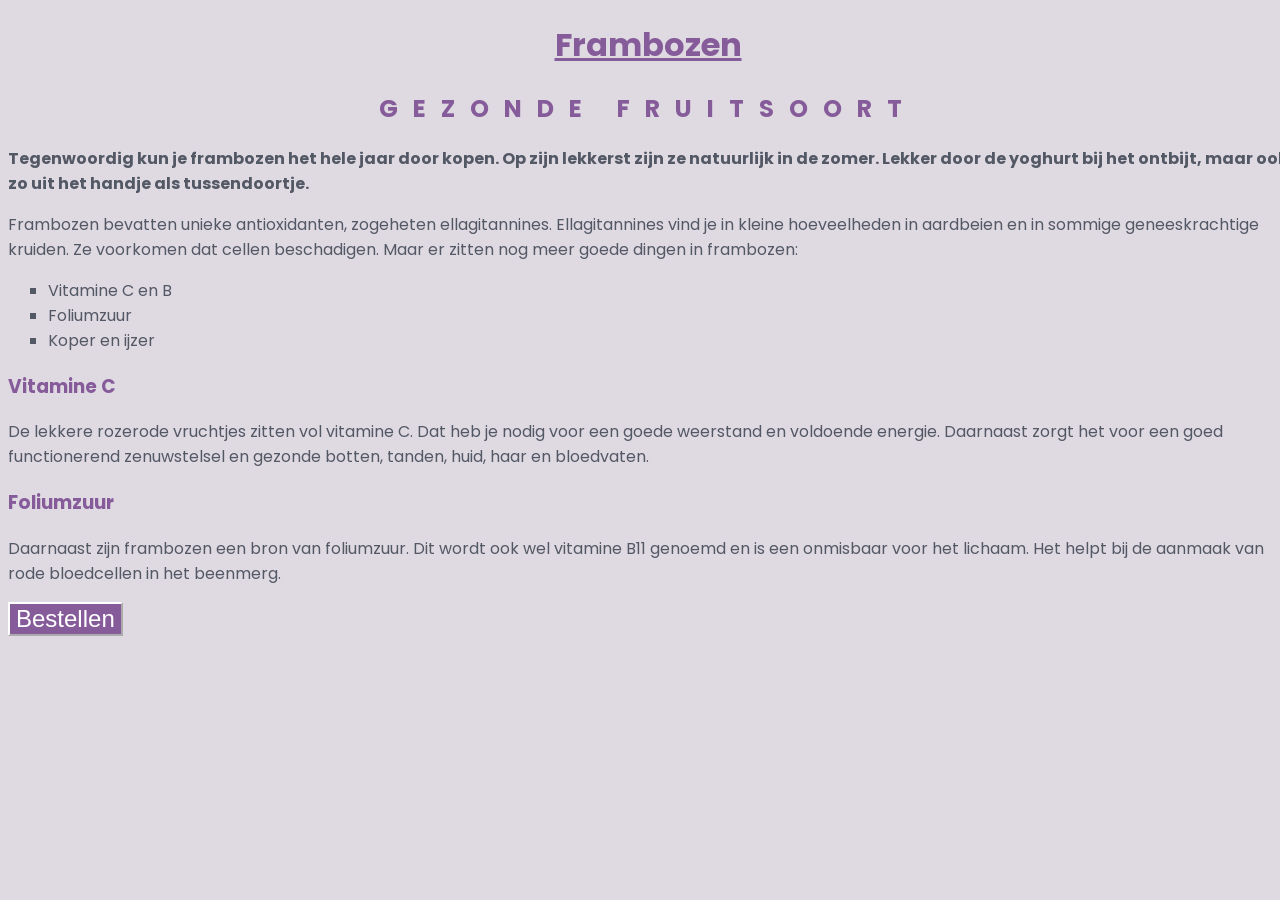
<file: les2/frontend-css-frambozen-artikel/index.html>
<!DOCTYPE html>
<html lang="nl">
<head>
    <meta charset="UTF-8">
    <link rel="stylesheet" href="styles.css">
    <title>EdHub opdracht - Frambozen artikel</title>
</head>
<body>
<h1>Frambozen</h1>
<h2>Gezonde fruitsoort</h2>

<p id="introduction">Tegenwoordig kun je frambozen het hele jaar door kopen. Op zijn lekkerst zijn ze natuurlijk in de
    zomer. Lekker door de yoghurt bij het ontbijt, maar ook zo uit het handje als tussendoortje.
</p>
<p>Frambozen bevatten unieke antioxidanten, zogeheten ellagitannines. Ellagitannines vind je in kleine hoeveelheden in
    aardbeien en in sommige geneeskrachtige kruiden. Ze voorkomen dat cellen beschadigen. Maar er zitten nog meer goede
    dingen in frambozen:
</p>

<ul>
    <li>Vitamine C en B</li>
    <li>Foliumzuur</li>
    <li>Koper en ijzer</li>
</ul>

<h3>Vitamine C</h3>
<p>De lekkere rozerode vruchtjes zitten vol vitamine C. Dat heb je nodig voor een goede weerstand en voldoende energie.
    Daarnaast zorgt het voor een goed functionerend zenuwstelsel en gezonde botten, tanden, huid, haar en
    bloedvaten.
</p>

<h3>Foliumzuur</h3>
<p>Daarnaast zijn frambozen een bron van foliumzuur. Dit wordt ook wel vitamine B11 genoemd en is een onmisbaar voor het
    lichaam. Het helpt bij de aanmaak van rode bloedcellen in het beenmerg.
</p>

<button type="button">Bestellen</button>
</body>
</html>
</file>
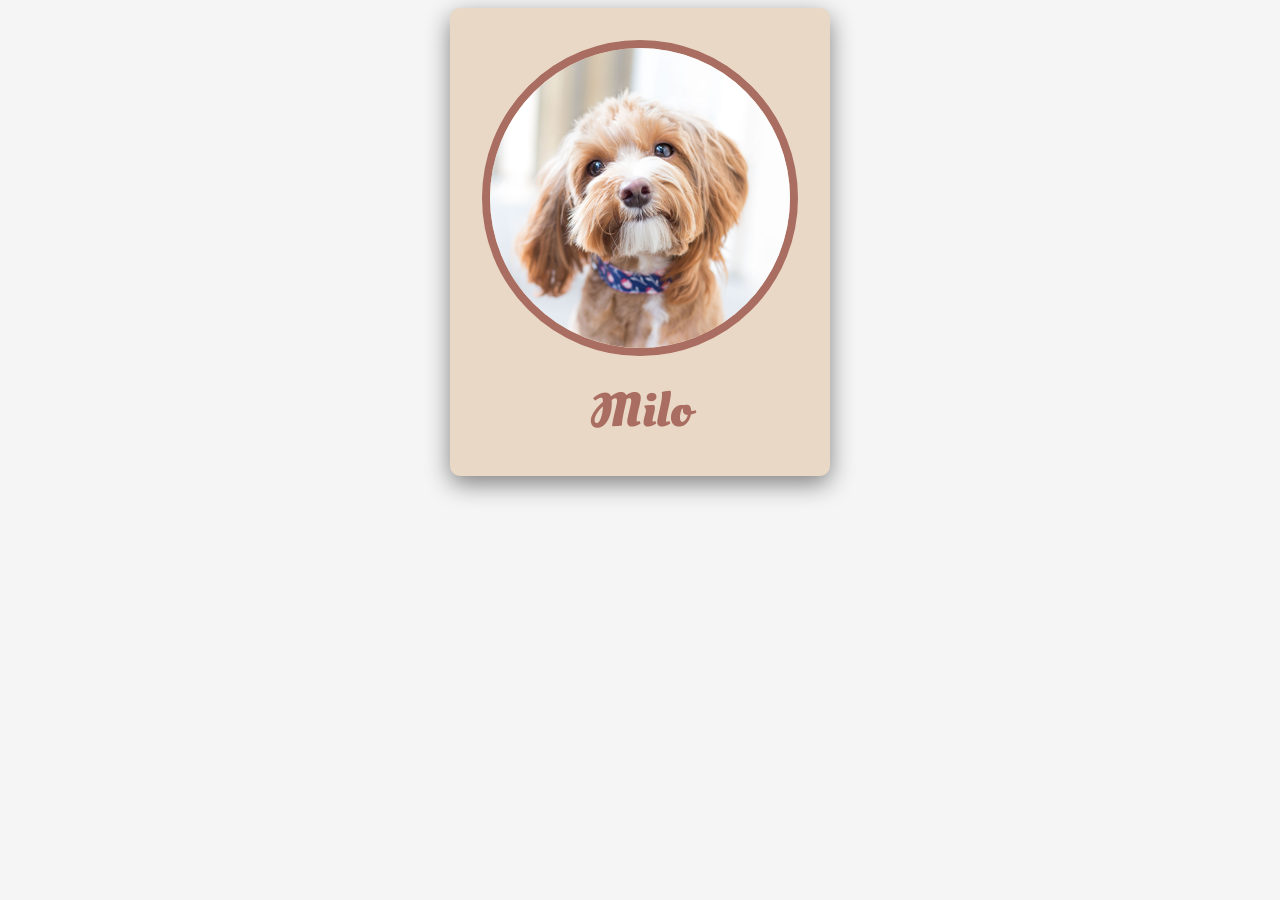
<file: les2/frontend-css-pet-badge/index.html>
<!DOCTYPE html>
<html lang="en">
<head>
    <meta charset="UTF-8">
    <link rel="stylesheet" href="styles.css">
    <title>The box model</title>
</head>
<body>
<article>
    <img src="./assets/cute-dog-picture.png" alt="A very cute dog" />
    <h2>Milo</h2>
</article>
</body>
</html>
</file>
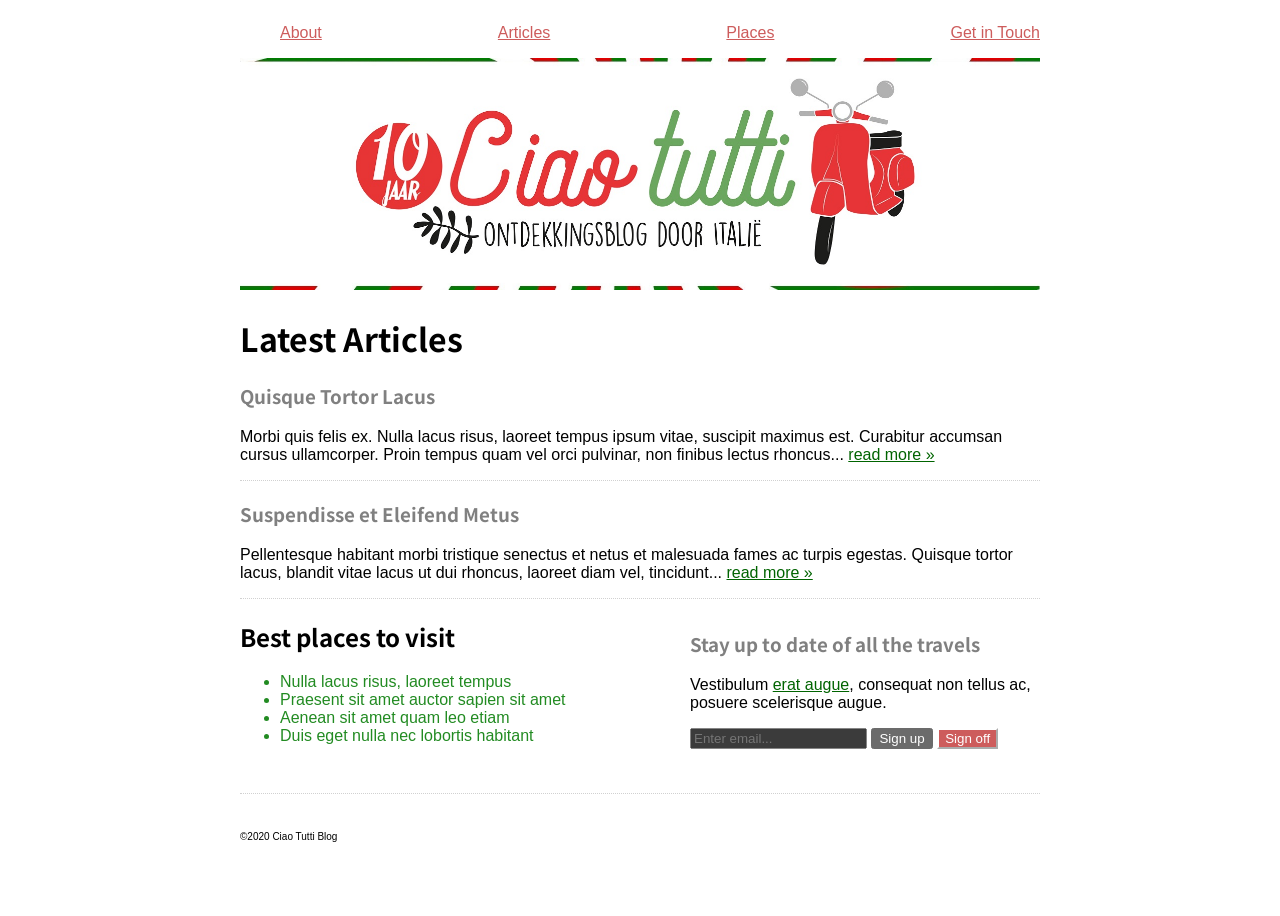
<file: les2/frontend-css-selectors/index.html>
<!DOCTYPE html>
<html lang="en">
<head>
    <meta charset="UTF-8">
    <link rel="stylesheet" href="base/base-styles.css">
    <link rel="stylesheet" href="styles.css">
    <title>EdHub opdracht - Selectors</title>
</head>
<body>
<div class="wrapper">
    <header>
        <nav>
            <ul>
                <li><a href="https://ciaotutti.nl/about">About</a></li>
                <li><a href="https://ciaotutti.nl/articles">Articles</a></li>
                <li><a href="https://ciaotutti.nl/places">Places</a></li>
                <li><a href="https://ciaotutti.nl/contact">Get in Touch</a></li>
            </ul>
        </nav>

        <img src="assets/header-image.jpeg" alt="Tutti">
    </header>

    <main>
        <h1>Latest Articles</h1>
        <article>
            <h3 class="article-title">Quisque Tortor Lacus</h3>
            <p>Morbi quis felis ex. Nulla lacus risus, laoreet tempus ipsum vitae, suscipit maximus est. Curabitur accumsan cursus ullamcorper. Proin tempus quam vel orci pulvinar, non finibus lectus rhoncus... <a href="#">read more &raquo;</a></p>
        </article>
        <article>
            <h3>Suspendisse et Eleifend Metus</h3>
            <p>Pellentesque habitant morbi tristique senectus et netus et malesuada fames ac turpis egestas. Quisque tortor lacus, blandit vitae lacus ut dui rhoncus, laoreet diam vel, tincidunt... <a href="#">read more &raquo;</a></p>
        </article>

        <div>
                <div class="places-to-visit">
                <h2>Best places to visit</h2>
                <ul>
                    <li>Nulla lacus risus, laoreet tempus</li>
                    <li>Praesent sit amet auctor sapien sit amet</li>
                    <li>Aenean sit amet quam leo etiam</li>
                    <li>Duis eget nulla nec lobortis habitant</li>
                </ul>
            </div>
            <div class="subscribe">
                <h3 class="article-title">Stay up to date of all the travels</h3>
                <p>Vestibulum <a href="#">erat augue</a>, consequat non tellus ac, posuere scelerisque augue.</p>
                <form>
                    <input type="text" placeholder="Enter email..." class="email-field">
                    <button type="submit">Sign up</button>
                    <button type="reset">Sign off</button>
                </form>
            </div>
        </div>
    </main>

    <footer>
        <span class="footer-text">&copy;2020 Ciao Tutti Blog</span>
    </footer>
</div>
</body>
</html>
</file>
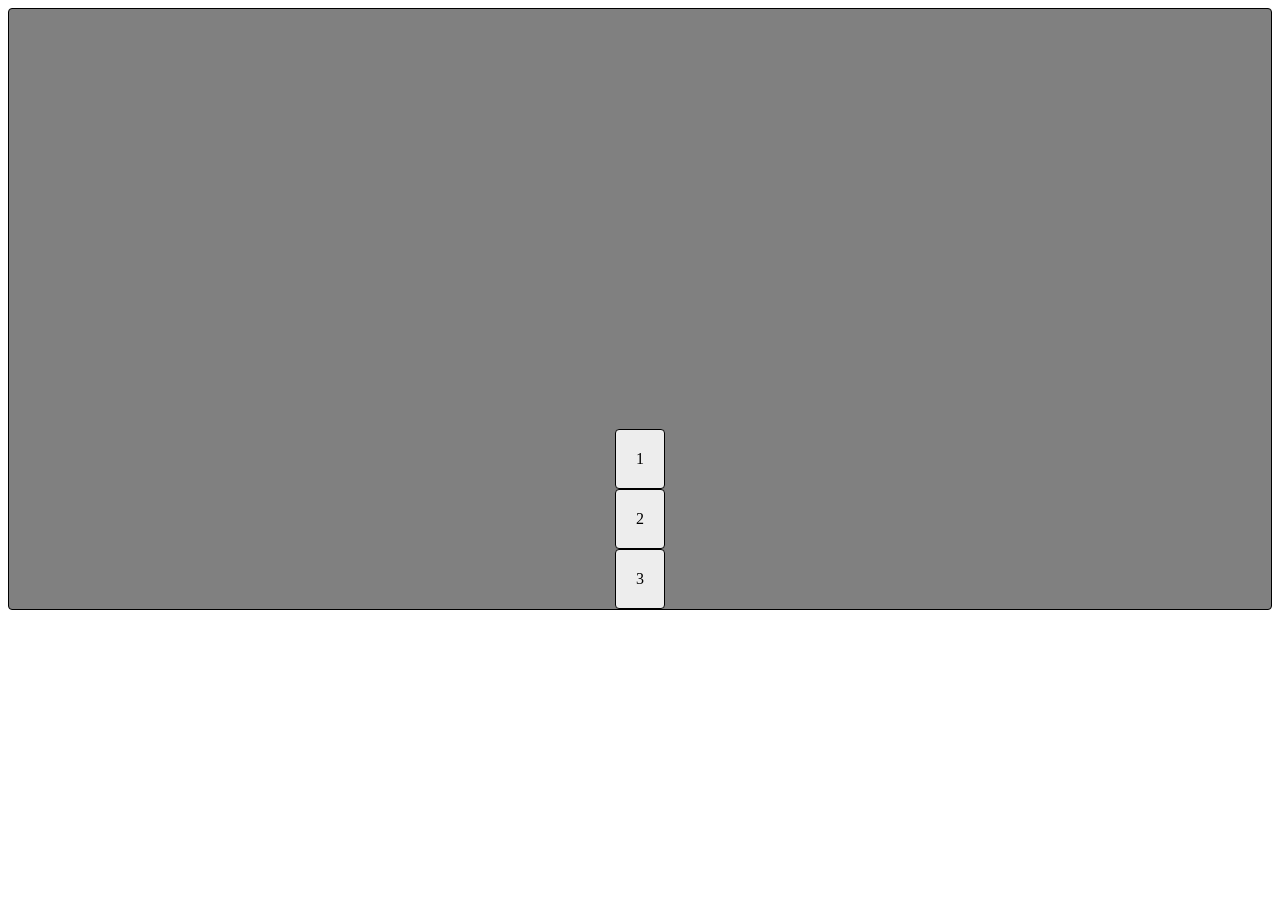
<file: les3/test-flexbox/index.html>
<!DOCTYPE html>
<html lang="en">
<head>
    <meta charset="UTF-8">
    <link rel="stylesheet" href="styles/styles.css">
    <title>Title</title>
</head>


<body>
<main>

    <div>
        <article>1</article>
        <article>2</article>
        <article>3</article>
    </div>



</main>
</body>
</html>
</file>
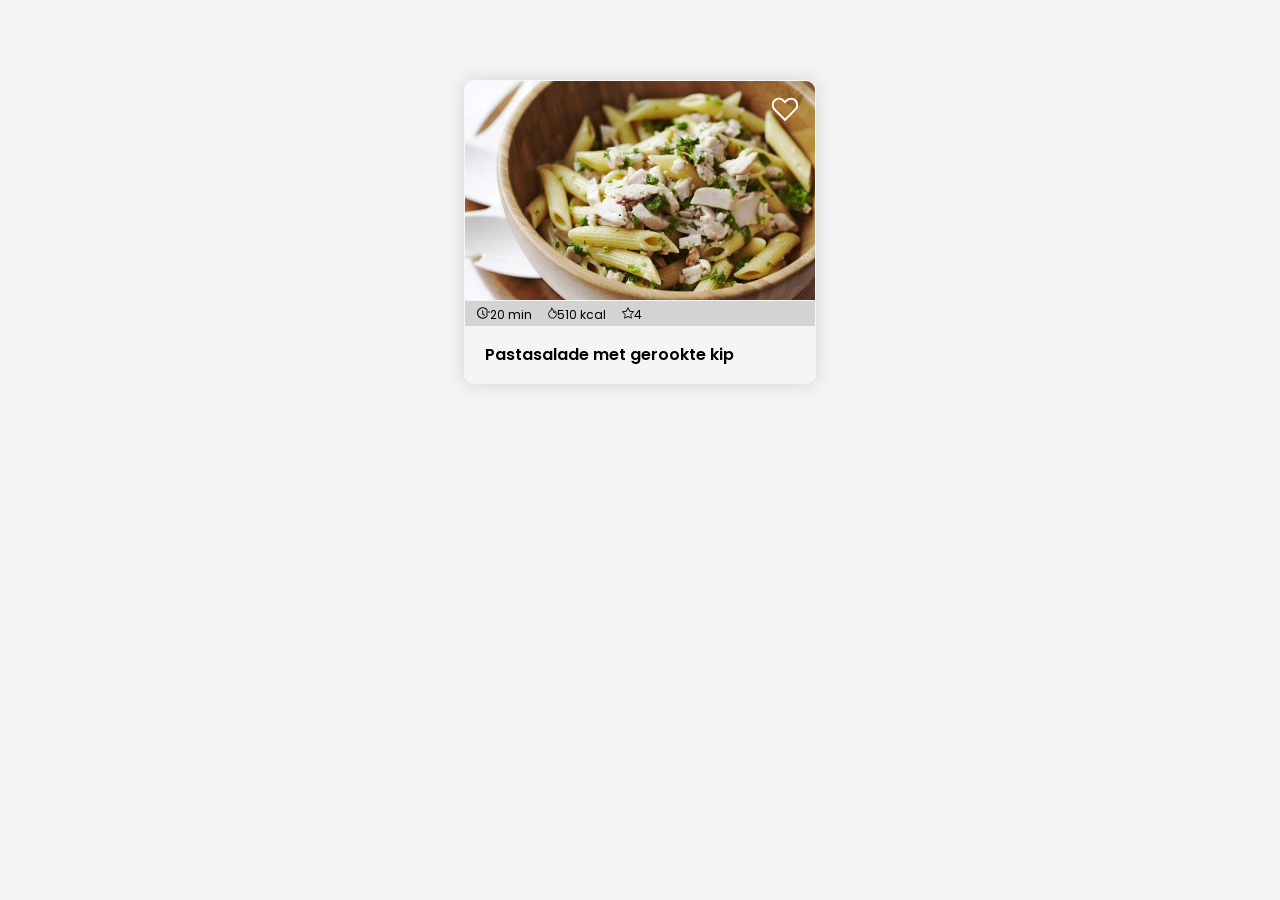
<file: les2/frontend-css-positioneren/opdracht-1/index.html>
<!DOCTYPE html>
<html lang="en">
<head>
    <meta charset="UTF-8">
    <link rel="stylesheet" href="styles.css">
    <title>Positioneren - Opdracht 1</title>
</head>
<body>
    <article class="recipe-card">
        <img src="assets/favorite.svg" alt="favorite" class="favorite">
        <img class="recipe-card-image" src="assets/pastasalade-met-gerookte-kip.webp">

        <div class="recipe-card-infobar">
            <span><img src="assets/time.svg" alt="time" />20 min</span>
            <span><img src="assets/fire.svg" alt="fire" />510 kcal</span>
            <span><img src="assets/star.svg" alt="star" />4</span>
        </div>

        <p class="recipe-card-title">Pastasalade met gerookte kip</p>
    </article>
</body>
</html>
</file>
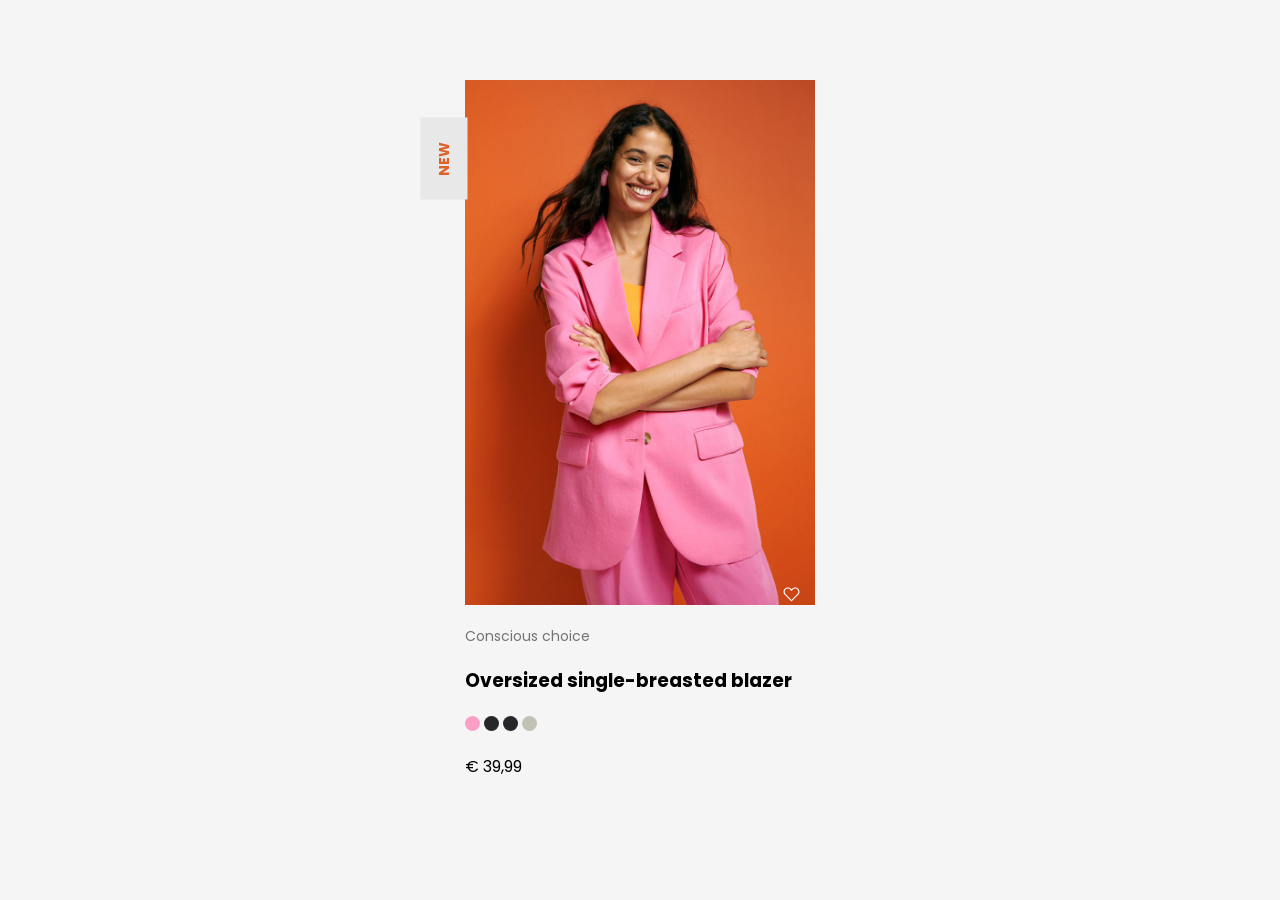
<file: les2/frontend-css-positioneren/opdracht-2/index.html>
<!DOCTYPE html>
<html lang="en">
<head>
    <meta charset="UTF-8">
    <link rel="stylesheet" href="styles.css">
    <title>Positioneren - Opdracht 2</title>
</head>
<body>
<article class="product">
    <!--    Plaats hier alle elementen-->

    <div class="product-container">
        <span class="product-new">New</span>
        <img src="assets/model-in-pink-blazer.jpg" alt="foto model" class="product-img">
        <img src="assets/favorite.svg" alt="favorite" class="product-img-favorite">
    </div>

    <div class="product-description">
        <p class="product-title">Conscious choice</p>
        <h3 class="product-description">Oversized single-breasted blazer</h3>
        <span class="color-dot1"></span>
        <span class="color-dot2"></span>
        <span class="color-dot3"></span>
        <span class="color-dot4"></span>
        <p class="product-price">€ 39,99</p>

    </div>
</article>
</body>
</html>
</file>
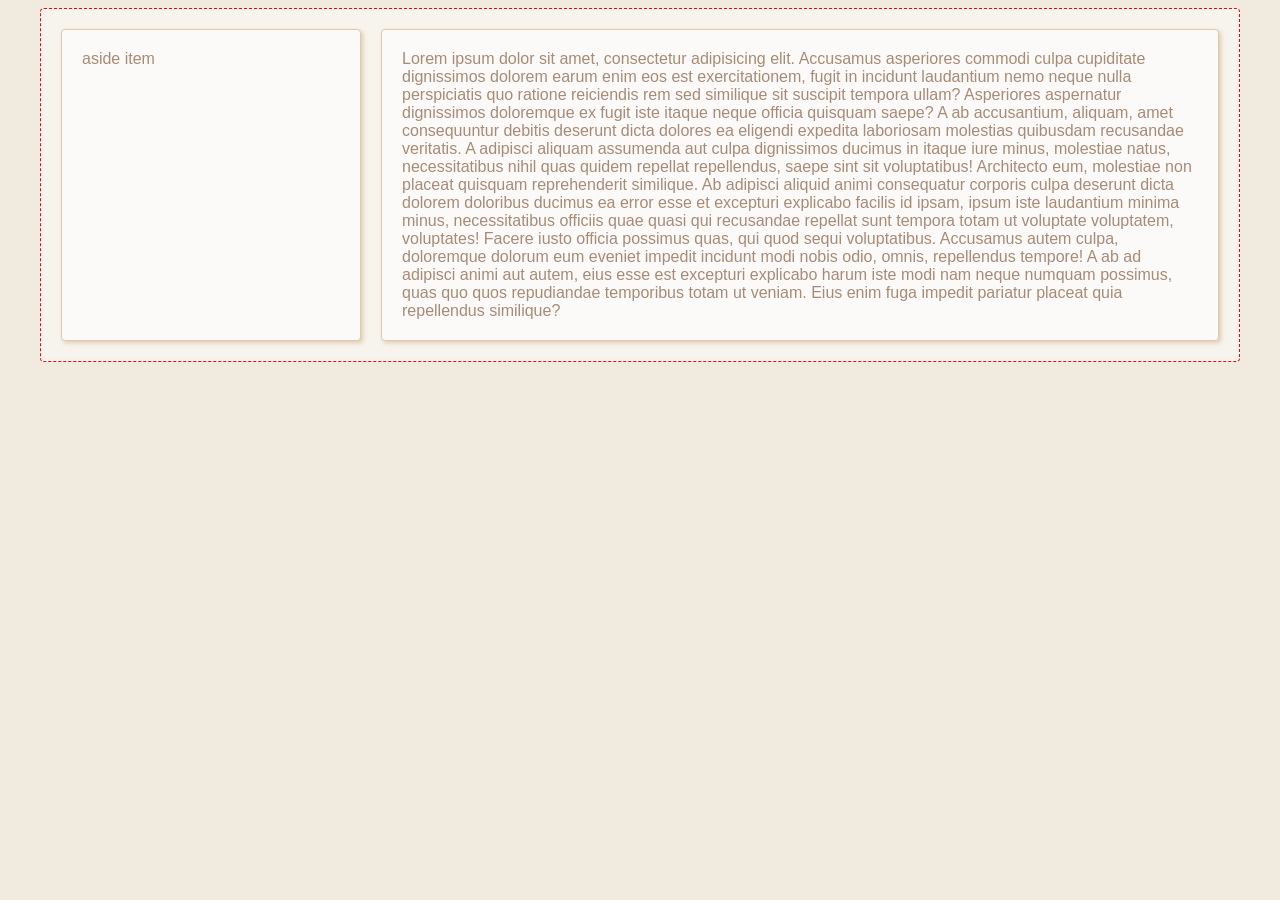
<file: les4/frontend-html-css-extra-practise/flexbox-1/index.html>
<!DOCTYPE html>
<html lang="en">
<head>
    <meta charset="UTF-8">
    <meta name="viewport" content="width=device-width, initial-scale=1, minimum-scale=1" />
    <link rel="stylesheet" href="styles.css">
    <title>Flexbox opdracht 1</title>
</head>
<body>
    <div class="container">
        <section class="item" id="aside">
            aside item
        </section>
        <section class="item" id="main">
            Lorem ipsum dolor sit amet, consectetur adipisicing elit. Accusamus asperiores commodi culpa cupiditate dignissimos dolorem earum enim eos est exercitationem, fugit in incidunt laudantium nemo neque nulla perspiciatis quo ratione reiciendis rem sed similique sit suscipit tempora ullam? Asperiores aspernatur dignissimos doloremque ex fugit iste itaque neque officia quisquam saepe? A ab accusantium, aliquam, amet consequuntur debitis deserunt dicta dolores ea eligendi expedita laboriosam molestias quibusdam recusandae veritatis. A adipisci aliquam assumenda aut culpa dignissimos ducimus in itaque iure minus, molestiae natus, necessitatibus nihil quas quidem repellat repellendus, saepe sint sit voluptatibus! Architecto eum, molestiae non placeat quisquam reprehenderit similique. Ab adipisci aliquid animi consequatur corporis culpa deserunt dicta dolorem doloribus ducimus ea error esse et excepturi explicabo facilis id ipsam, ipsum iste laudantium minima minus, necessitatibus officiis quae quasi qui recusandae repellat sunt tempora totam ut voluptate voluptatem, voluptates! Facere iusto officia possimus quas, qui quod sequi voluptatibus. Accusamus autem culpa, doloremque dolorum eum eveniet impedit incidunt modi nobis odio, omnis, repellendus tempore! A ab ad adipisci animi aut autem, eius esse est excepturi explicabo harum iste modi nam neque numquam possimus, quas quo quos repudiandae temporibus totam ut veniam. Eius enim fuga impedit pariatur placeat quia repellendus similique?
        </section>
    </div>
</body>
</html>
</file>
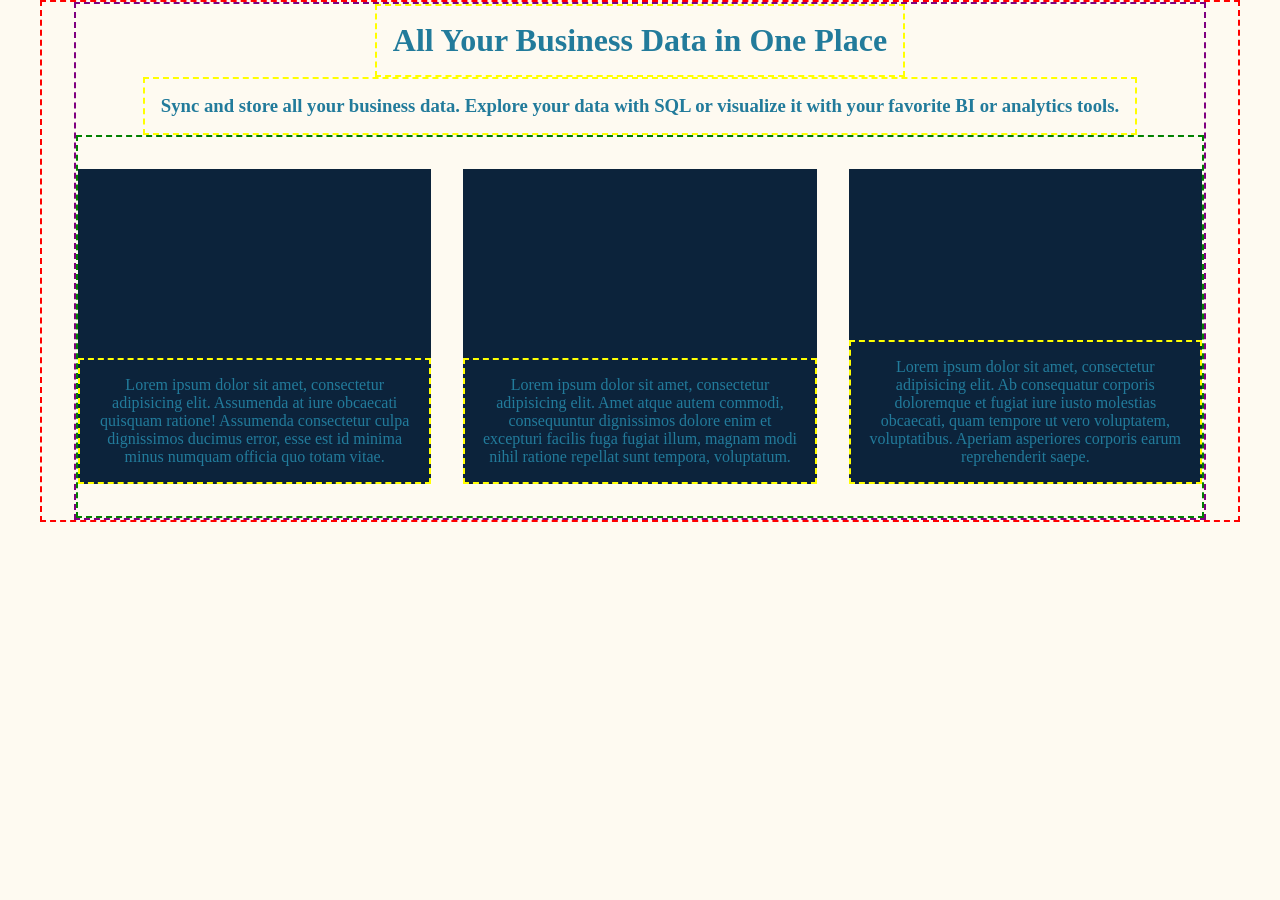
<file: les4/frontend-html-css-extra-practise/flexbox-2/index.html>
<!DOCTYPE html>
<html lang="en">
<head>
    <meta charset="UTF-8">
    <meta name="viewport" content="width=device-width, initial-scale=1, minimum-scale=1" />
    <link rel="stylesheet" href="styles.css">
    <title>Flexbox opdracht 2</title>
</head>
<body class="outer-container">

<div class="inner-container">
    <h1>All Your Business Data in One Place</h1>
    <h3>Sync and store all your business data. Explore your data with SQL or visualize it with your favorite BI or
        analytics tools.</h3>

    <div class="article-container">
        <article class="item">
            <p>Lorem ipsum dolor sit amet, consectetur adipisicing elit. Assumenda at iure obcaecati quisquam ratione!
                Assumenda consectetur culpa dignissimos ducimus error, esse est id minima minus numquam officia quo
                totam
                vitae.</p>
        </article>

        <article class="item">
            <p>Lorem ipsum dolor sit amet, consectetur adipisicing elit. Amet atque autem commodi, consequuntur
                dignissimos
                dolore enim et excepturi facilis fuga fugiat illum, magnam modi nihil ratione repellat sunt tempora,
                voluptatum.</p>
        </article>

        <article class="item">
            <p>Lorem ipsum dolor sit amet, consectetur adipisicing elit. Ab consequatur corporis doloremque et fugiat
                iure
                iusto
                molestias obcaecati, quam tempore ut vero voluptatem, voluptatibus. Aperiam asperiores corporis earum
                reprehenderit
                saepe.</p>
        </article>
    </div>
</div>

</body>
</html>
</file>
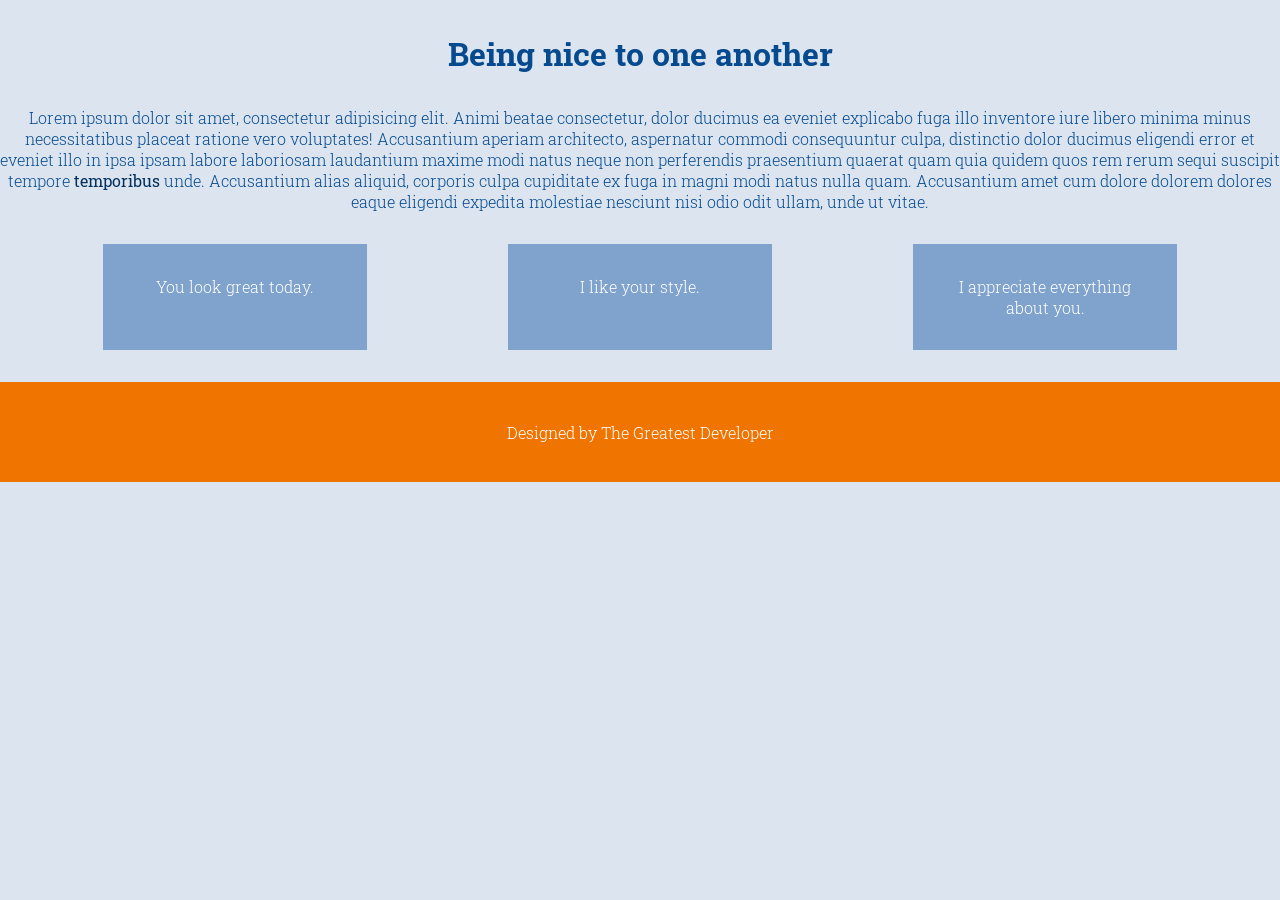
<file: les4/frontend-html-css-extra-practise/pseudo-elements/index.html>
<!DOCTYPE html>
<html lang="en">
<head>
    <meta charset="UTF-8">
    <meta name="viewport" content="width=device-width, initial-scale=1, minimum-scale=1" />
    <link rel="stylesheet" href="styles.css">
    <title>Pseudo-elements opdracht</title>
</head>
<body>
    <h1>Being nice to one another</h1>
    <p>
        Lorem ipsum dolor sit amet, consectetur adipisicing elit. Animi beatae consectetur, dolor ducimus ea eveniet explicabo fuga illo inventore iure
        libero minima minus necessitatibus placeat ratione vero voluptates! Accusantium aperiam architecto, aspernatur commodi consequuntur culpa, distinctio
        dolor ducimus eligendi error et eveniet illo in ipsa ipsam labore laboriosam laudantium maxime modi natus neque non perferendis praesentium quaerat
        quam quia quidem quos rem rerum sequi suscipit tempore <span class="highlight">temporibus</span> unde. Accusantium alias aliquid, corporis culpa cupiditate ex fuga in magni modi
        natus nulla quam. Accusantium amet cum dolore dolorem dolores eaque eligendi expedita molestiae nesciunt nisi odio odit ullam, unde ut vitae.
    </p>
    <div id="compliment-container">
        <article class="compliment">
            <p>You look great today.</p>
        </article>
        <article class="compliment">
            <p>I like your style.</p>
        </article>
        <article class="compliment">
            <p>I appreciate everything about you.</p>
        </article>
    </div>
    <footer>
        <p>Designed by The Greatest Developer</p>
    </footer>
</body>
</html>
</file>
<file: les2/frontend-css-frambozen-artikel/styles.css>
@import url('https://fonts.googleapis.com/css2?family=Poppins:wght@300;500&display=swap');

html, body {
    background-color: hsl(280, 13.43%, 86.86%);
    color-scheme: dark;
    color: hsl(223.33, 9.78%, 36.08%);
    font-family: 'Poppins', Arial, sans-serif;
    width: 100%;
}

h1,h2,h3{
    color: hsl(280.95, 25.71%, 48.04%);
    font-weight: bold;
}

h1 {
    text-decoration:underline;
    text-align: center;
}

h2 {
    text-transform: uppercase;
    text-align: center;
    letter-spacing: 15px;
}

#introduction {
    font-weight: bold;
}

ul{
    list-style: square;
}

button {
    background-color: hsl(280.95, 25.71%, 48.04%);
    font-size: 24px;
}

button:hover {
    background-color: palevioletred;
}
</file>
<file: les2/frontend-css-pet-badge/styles.css>
@import url('https://fonts.googleapis.com/css2?family=Oleo+Script+Swash+Caps:wght@400&family=Poppins:wght@400&display=swap');

html, body {
    background-color: whitesmoke;
    color-scheme: dark;
    box-sizing: border-box;
    text-align: center;
}

article{
    display: inline-block;
    margin: 0 auto;
    max-width: 500px;
    color: #A96D61;
    background-color: #EAD8C7;
    padding: 32px;
    border-radius: 10px;
    box-shadow: 0 8px 24px grey;
    font-family:  'Oleo Script Swash Caps', Arial, sans-serif;
    text-align: center;
    font-size: 32px;
}

h2{
    margin: 0;
}

img {
    border-radius: 50%;
    border: #A96D61 solid 8px;
    width: 300px;
    margin-bottom: 10px;
}
</file>
<file: les2/frontend-css-selectors/base/base-styles.css>
/* --------- VERANDER NIETS IN DIT BESTAND ----------*/

@import url('https://fonts.googleapis.com/css2?family=Noto+Sans+JP:wght@300;500&display=swap');

body {
    font-family: Arial, Tahoma, sans-serif;
    display: flex;
    justify-content: center;
}

.wrapper {
    max-width: 800px;
}

nav ul {
    list-style-type: none;
    display: flex;
    justify-content: space-between;
}

article {
    border-bottom: 1px dotted hsl(4, 0%, 82%);
}

footer {
    border-top: 1px dotted hsl(4, 0%, 82%);
    margin: 32px 0;
    padding: 32px 0;
}

main > div {
    display: flex;
    justify-content: space-between;
    align-items: center;
}

input[type="text"] {
    outline: none;
}

.subscribe,
.places-to-visit {
    width: 350px;
}
</file>
<file: les2/frontend-css-selectors/styles.css>
/* ======================================================
   OEFENEN MET CSS SELECTORS
========================================================= */

/* 0: Voorbeeld: maak de achtergrondkleur van de pagina wit */


html, body {
    background-color: white;
    color-scheme: dark;
    color: black;
}

/* 1: Geef de twee <h3>-tags van de artikelen ("Latest articles") in het HTML-document beiden de class-naam "article-title".
Gebruik dit om de tekstkleur van de titels te veranderen naar grijs, met de declaratie "color: grey;" */

h3{
    color: grey;
}

/* 2: Geef de <span>-tag in de footer van het HTML-document een passende class-naam. Gebruik de declaratie "font-size: 10px;"
om de tekst kleiner te maken */

.footer-text{
    font-size: 10px;
}

/* 3: Gebruik een type selector om alle headings op de pagina (<h1>, <h2> en <h3>) in een ander lettertype weer te geven.
Gebruik de declaratie "font-family: 'Noto Sans JP', sans-serif;" */

h1, h2, h3 {
    font-family: 'Noto Sans JP', sans-serif;
}

/* 4: De header afbeelding is op dit moment te groot. Geef de <img>-tag in de header van het HTML-document een passende id-naam,
zodat we de declaratie "width: 100%;" in de CSS erop toe te passen */

header > img {
    width: 100%;
}

/* 5: Er staan meerdere links in het document. Zorg ervoor dat alléén de links in de navigatiebalk de tekstkleur "indianred" krijgen.
Tip: gebruik hier een combinator voor */

nav  a  {
    color: indianred;
}

/* 6: Zorg ervoor dat alle de links binnen de <main>-tag naar de tekstkleur "darkgreen" veranderen, wanneer je er met jouw muis
overheen hovert. Tip: hergebruik hier naast een combinator ook een pseudo-class voor. */

main a{
    color: darkgreen;
}

/* 7: Geef alle list-items onder het kopje <h2>Best places to visit</h2> de tekstkleur "forestgreen".
Tip: gebruik hier een combinator voor. */

h2 + ul {
    color: forestgreen;
}

/* 8: De buttons lijken op dit moment te veel op elkaar. Zorg ervoor dat je de rechter button een achtergrondkleur van "indianred"
kunt geven. Tip: gebruik hier een combinator voor. */

button + button {
    background-color: indianred;
}

/* 9: Geef de <input>-tag van het formulier van het HTML-document een passende class-naam. Zorg ervoor dat dit veld de
achtergrondkleur "forestgreen" krijgt, wanneer de gebruiker het veld aanklikt.
Tip: gebruik hier naast een class-selector, ook een pseudo-class voor.*/

.email-field:hover {
    background-color: forestgreen;
}
</file>
<file: les3/test-flexbox/styles/styles.css>
article {
    background-color: #ededed;
    text-align: center;
    border-radius: 4px;
    padding: 20px;
    border: 1px solid black;
}

div {
    background-color: grey;
    border-radius: 4px;
    border: 1px solid black;
    height: 600px;

    /*FLEXBOX PROPERTIES OM MEE TE SPELEN*/
    display: flex;
    flex-direction: column;
    justify-content: flex-end;
    align-items: center;
}
</file>
<file: les2/frontend-css-positioneren/opdracht-1/styles.css>
@import url('https://fonts.googleapis.com/css2?family=Poppins:wght@300;400;600;700&display=swap');


/*lichtgrijs #F7F7F7    */
/*donkergrijs #d3d3d3   */


html,body{
    background-color: whitesmoke;
    color-scheme: dark;
    box-sizing: border-box;
    font-family: 'Poppins', sans-serif;
    color: black;
}

.recipe-card {
    /* "auto" aan de zijkanten zorgt ervoor dat het element in het midden komt te staan*/
    margin: 80px auto;
    /* Dit element heeft een vaste breedte van 350 pixels */
    width: 350px;
    border-radius: 10px;
    box-shadow: 0px 0px 20px #d3d3d3;
    border: 1px solid #F7F7F7;
    overflow: hidden;
    position: relative;
}

/* - Vul dit document aan met jouw eigen css! - */

.recipe-card-image{
    width: 100%;

}

.recipe-card-title {
    margin-left: 20px;
    font-weight: 600;
}

.recipe-card-infobar {
    background-color: lightgray;
    margin-top: -6px;
}
.recipe-card span {

     display: inline-block;
}

.recipe-card-infobar img {
    display: inline-block;
    height: 12px
}

.recipe-card-infobar span {
    display: inline-block;
    font-size: 12px;
    margin-left: 12px;
}

.favorite{
    position: absolute;
    top: 16px;
    right: 16px;
}
</file>
<file: les2/frontend-css-positioneren/opdracht-2/styles.css>
@import url('https://fonts.googleapis.com/css2?family=Poppins:ital,wght@400;700&display=swap');

html, body {
    font-family: 'Poppins', sans-serif;
    box-sizing: border-box;
    background-color: whitesmoke;
    color-scheme: dark;
    color: black;
}

.product {
    /* "auto" aan de zijkanten zorgt ervoor dat het element in het midden komt te staan*/
    margin: 80px auto;
    /* Dit element heeft een vaste breedte van 350 pixels */
    width: 350px;
}

/* - Vul dit document aan met jouw eigen css! - */

.product-container{
    position: relative;
    display: inline-block;

}

.product-new{
    display: inline-block;
    transform: rotate(-90deg);
    position: absolute;
    top: 55px;
    left: -62px;
    font-size: 14px;
    font-weight: bold;
    text-transform: uppercase;
    font-family: 'Poppins', sans-serif;
    color: #DE6127;
    background-color: #e8e8e8;
    padding: 13px 24px;


}
.product-img{
    width: 100%;
}

.product-img-favorite{
    position: absolute;
    bottom: 10px;
    right: 15px;
    height: 15px;
}

.product-title{
    color: #737373;
    font-size: 14px;
}

.color-dot1,.color-dot2,.color-dot3,.color-dot4 {
    display: inline-block;
    height: 15px;
    width: 15px;
    border-radius: 50%;
}

.color-dot1{
    background-color: #faa0c7;
}
.color-dot2 {
    background-color: #272729;
}
.color-dot3 {
    background-color: #272729;
}
.color-dot4 {
    background-color: #c2c2b4;
}
</file>
<file: les4/frontend-html-css-extra-practise/flexbox-1/styles.css>
/*Base styles*/

*, *::before, *::after {
    box-sizing: border-box;
}

body {
    background-color: hsl(35, 40%, 91%);
    color: hsl(25, 22%, 56%);
    font-family: Avenir, Arial, sans-serif;

}

.container {
    background-color: hsl(35, 40%, 95%);
    border-radius: 4px;
    border: 1px dashed red;
    width: 1200px;
    max-width: 100%;
    margin: 0 auto;
    display: flex;
    flex-direction: row;
    flex-basis: 1200px;
    justify-content: flex-start;
    gap: 20px;
    padding: 20px;
}

#aside {
    align-self: stretch;
    /*flex-basis: 300px;*/
    flex: 0 0 300px;
}

#main{
    align-self: stretch;
    flex-grow: 1;
    flex-shrink: 1;
}

.item {
    background-color: hsl(35, 40%, 98%);
    border: 1px solid hsl(35, 40%, 78%);
    border-radius: 4px;
    box-shadow: 2px 2px 4px hsl(35, 40%, 78%);
    padding: 20px;
}

@media screen and (max-width: 576px){
    .container {
        /*flex-direction: column;*/
        flex-wrap: wrap;
    }
    #aside {
        flex-grow: 1;
        flex-shrink: 1;
        align-self: stretch;

    }

}
</file>
<file: les4/frontend-html-css-extra-practise/flexbox-2/styles.css>
/*/////////////GLOBAL///////////////*/

*, *::before, *::after {
    margin: 0;
    padding: 0;
    box-sizing: border-box;
}

:root {
    --font-color: hsl(196, 64%, 37%);
    --background-color: hsl(40, 88%, 97%);
    --item-color: hsl(211, 65%, 14%);
}

/*/////////////TYPOGRAPHY///////////////*/

body {
    color: var(--font-color);
    background-color: var(--background-color) ;
    font-size: 16px;
}

article {
    background-color: var(--item-color);
}

/*/////////////AREAS///////////////*/

.outer-container {
    width: 1200px;
    max-width: 100%;
    margin: 0 auto;
    display: flex;
    flex-direction: row;
    justify-content: center;
    border: 2px dashed red;
}

.inner-container {
    border: 2px dashed purple;
    width: 100%;
    margin: 0 2rem;
    display: flex;
    flex-direction: column;
    align-items: center;
    flex-shrink: 1;
}

h1,h3,p{
    text-align: center;
    padding: 1rem;
    border: 2px dashed yellow;
}

.article-container{
    border: 2px dashed green;
    display: flex;
    flex-direction: column;
    align-items: stretch;
    padding: 2rem 0;
    gap: 2rem;
}

article{
    height: 315px;
    display: flex;
    flex-direction: column;
    justify-content: flex-end;

}

/*/////////////Media///////////////*/
@media screen and (min-width: 768px) {
    .article-container {
        flex-direction: row;
        padding: 2rem 0;
    }
    article {
        width: 215px;
    }
}

@media screen and (min-width: 1024px) {
    .outer-container{
        width: 1200px;
    }
    .article-container {
        width: 100%;
    }
    article {
        flex-basis: 215px;
        flex-grow: 1;
    }

}
</file>
<file: les4/frontend-html-css-extra-practise/pseudo-elements/styles.css>
/*Base styles*/
@import url('https://fonts.googleapis.com/css2?family=Roboto+Slab:wght@300;400&display=swap');

* {
    margin: 0;
    padding: 0;
}

body {
    background-color: hsl(212, 36%, 90%);
    color: hsl(210, 93%, 29%);
    text-align: center;
    font-family: 'Roboto Slab', Arial, serif;
    font-weight: 300;
}

h1 {
    margin: 32px;
}

#compliment-container {
    display: flex;
    justify-content: space-around;
    padding: 32px;
}

.compliment {
    background-color: hsl(212, 43%, 65%);
    flex-basis: 200px;
    color: white;
    padding: 32px;
}

.highlight {
    color: hsl(210, 93%, 19%);
    font-weight: 400;
}

footer {
    background-color: hsl(29, 100%, 47%);
    color: white;
    height: 100px;
    display: flex;
    align-items: center;
    justify-content: center;
}
</file>
